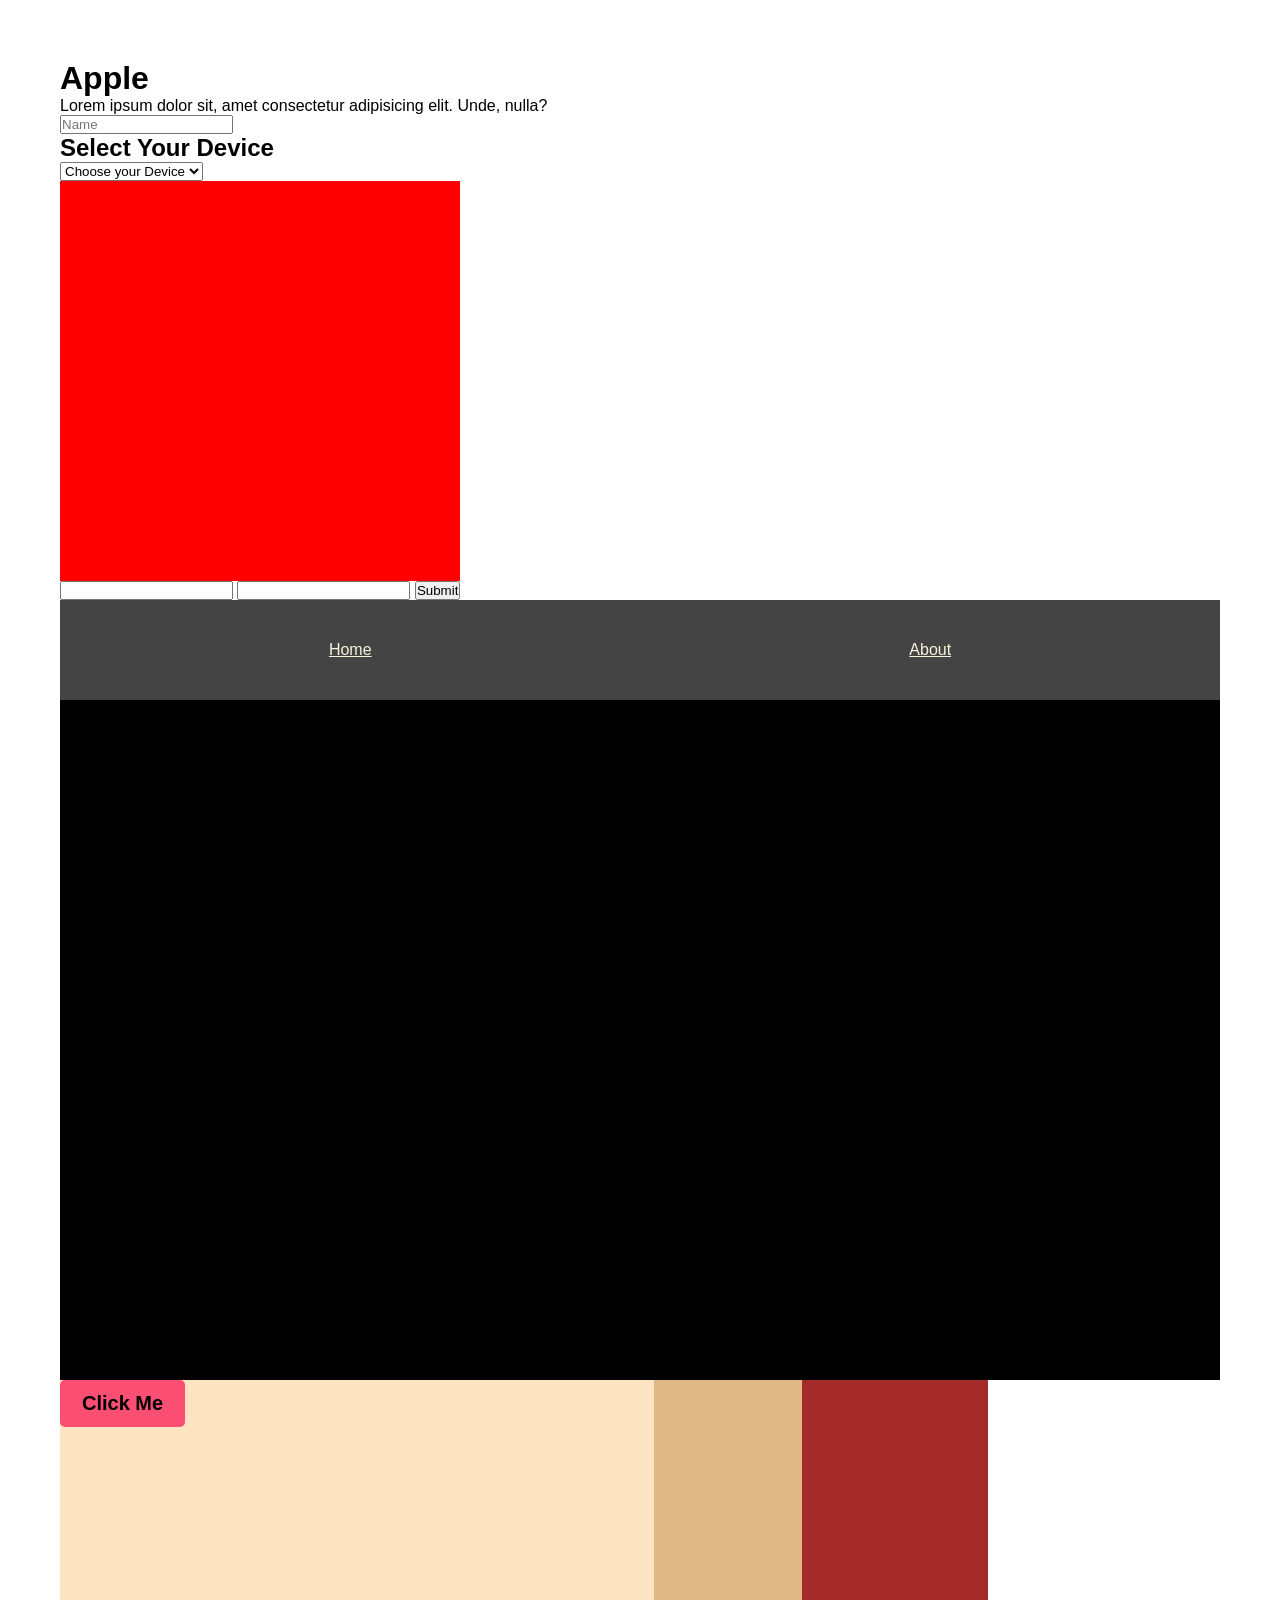
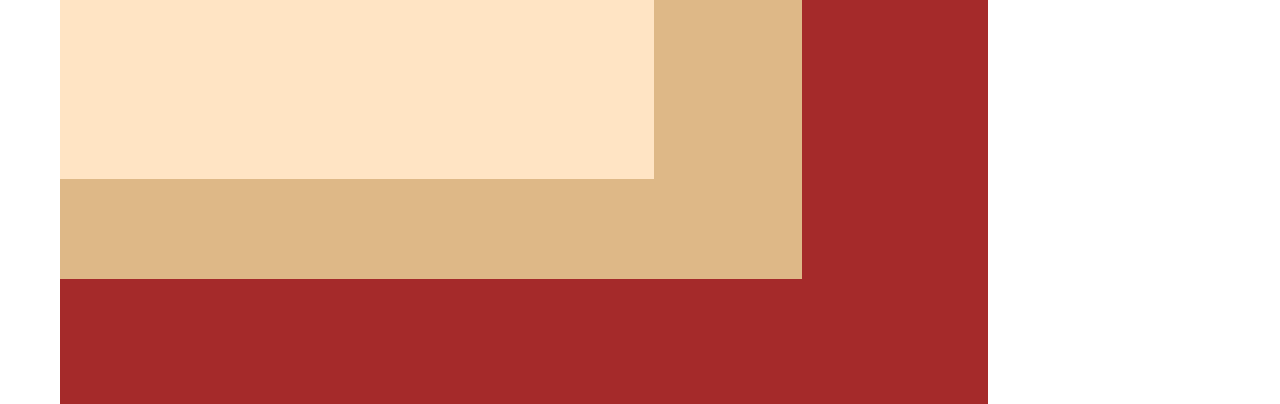
<file: Day_10/index.html>
<!DOCTYPE html>
<html lang="en">

<head>
    <meta charset="UTF-8">
    <meta name="viewport" content="width=device-width, initial-scale=1.0">
    <title>Events Handling</title>
    <style>
        * {
            margin: 0;
            padding: 0;
            font-family: 'Segoe UI', Tahoma, Geneva, Verdana, sans-serif;
            box-sizing: border-box;
        }

        html,
        body {
            width: 100%;
            height: 100%;
            position: relative;
            padding: 30px;
        }

        /* #box {
            position: absolute;
            transition: all cubic-bezier(0.19, 1, 0.22, 1) 0.2s;
            width: 400px;
            height: 400px;
            background-color: red;
        } */

        #rectangle {
            width: 400px;
            height: 400px;
            background-color: red;
        }

        .highlight {
            color: red;
        }

        h2 {
            text-transform: capitalize;
        }

        #main {
            width: 100%;
            height: 100%;
            background-color: black;
        }

        .nav {
            display: flex;
            align-items: center;
            justify-content: space-around;
            width: 100%;
            height: 100px;
            background-color: #444;
        }

        a {
            color: beige !important;

        }

        button {
            padding: 12px 22px;
            background-color: rgb(250, 78, 115);
            border-radius: 5px;
            border: none;
            font-weight: 600;
            font-size: 20px;
        }

        .a {
            width: 80%;
            height: 80%;
            background-color: brown;
        }


        .b {
            width: 80%;
            height: 80%;
            background-color: burlywood;
        }


        .c {
            width: 80%;
            height: 80%;
            background-color: bisque;
        }
    </style>
</head>

<body>
    <h1>Apple</h1>
    <p>Lorem ipsum dolor sit, amet consectetur adipisicing elit. Unde, nulla?</p>
    <input type="text" placeholder="Name">

    <h2 id="device">Select Your Device</h2>
    <select>
        <option selected disabled>Choose your Device</option>
        <option value="samsung">Samsung</option>
        <option value="apple">Iphone</option>
        <option value="mi">Xiaomi</option>
        <option value="oppo">Oppo</option>
    </select>

    <!-- <div id="box"></div> -->
    <div id="rectangle"></div>

    <form>
        <input type="email">
        <input type="password">
        <input type="submit">
    </form>

    <div id="main">
        <div class="nav">
            <a href="">Home</a>
            <a href="">About</a>
            <!-- <button>Click Me</button> -->
        </div>
    </div>

    <div class="a">
        <div class="b">
            <div class="c">
                <button>Click Me</button>
            </div>
        </div>
    </div>
    <script src="script.js"></script>
</body>

</html>
</file>
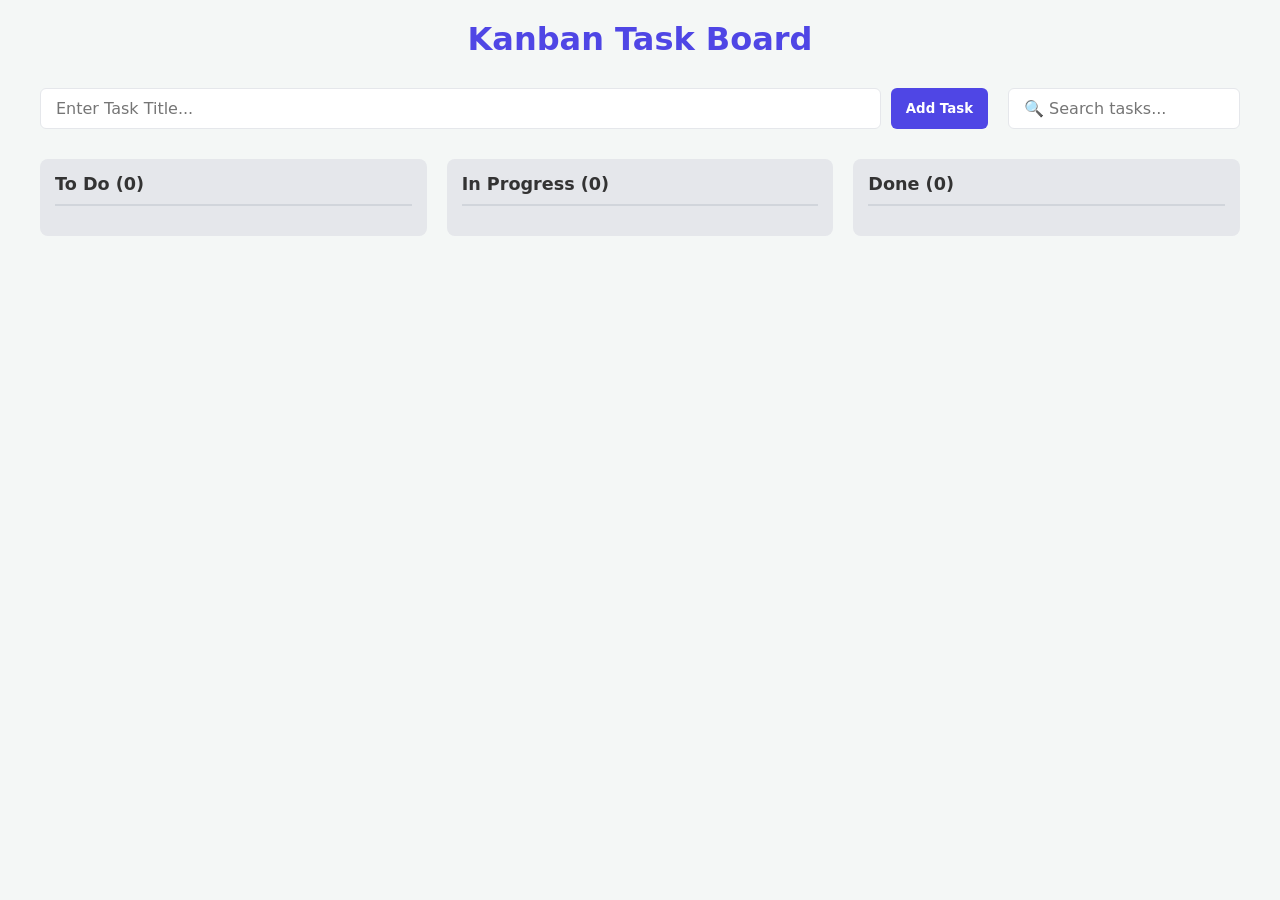
<file: Day_11/index.html>
<!DOCTYPE html>
<html lang="en">

<head>
    <meta charset="UTF-8">
    <meta name="viewport" content="width=device-width, initial-scale=1.0">
    <title>Kanban Task Board</title>
    <link rel="stylesheet" href="style.css">
</head>

<body>

    <header>
        <h1>Kanban Task Board</h1>
    </header>

    <main class="board-container">
        <!-- CONTROLS SECTION -->
        <section class="controls">
            <div class="input-group">
                <input type="text" id="taskInput" placeholder="Enter Task Title...">
                <button id="addBtn">Add Task</button>
            </div>
            <div class="search-group">
                <input type="text" id="searchInput" placeholder="🔍 Search tasks...">
            </div>
        </section>

        <!-- BOARD LAYOUT -->
        <section class="board">

            <!-- TO DO COLUMN -->
            <div class="column">
                <h2 class="col-header todo-header">To Do (<span id="count-todo">0</span>)</h2>
                <div class="task-list" id="list-todo">
                    <!-- Tasks inject here -->
                </div>
            </div>

            <!-- IN PROGRESS COLUMN -->
            <div class="column">
                <h2 class="col-header progress-header">In Progress (<span id="count-progress">0</span>)</h2>
                <div class="task-list" id="list-progress">
                    <!-- Tasks inject here -->
                </div>
            </div>

            <div class="column">
                <h2 class="col-header done-header">Done (<span id="count-done">0</span>)</h2>
                <div class="task-list" id="list-done">
                </div>
            </div>

        </section>
    </main>

    <script src="script.js"></script>
</body>

</html>
</file>
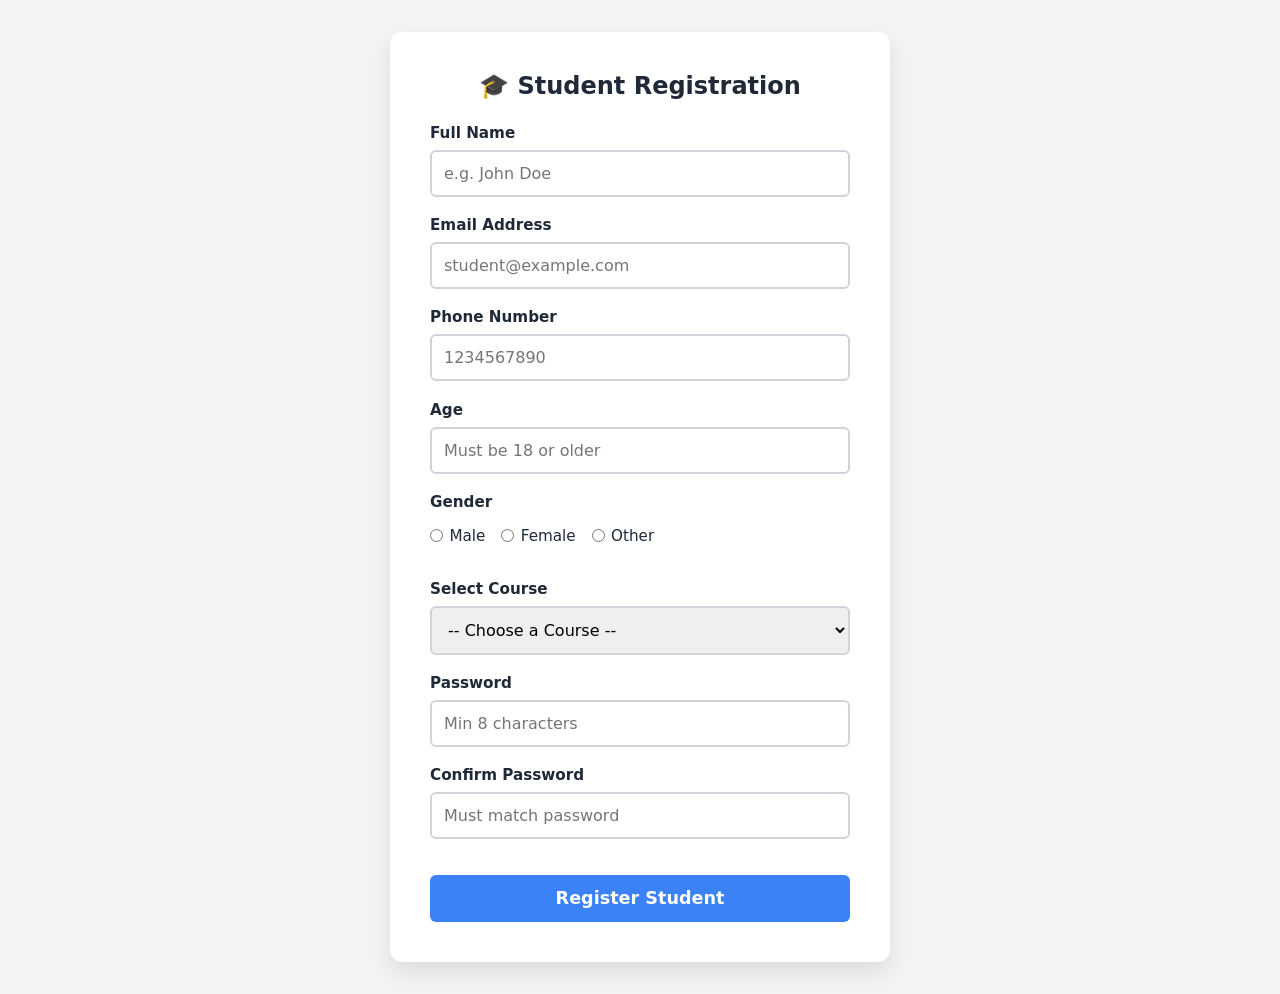
<file: Day_12/MiniProject/index.html>
<!DOCTYPE html>
<html lang="en">

<head>
    <meta charset="UTF-8">
    <meta name="viewport" content="width=device-width, initial-scale=1.0">
    <title>Student Registration Form</title>
    <link rel="stylesheet" href="style.css">
</head>

<body>

    <div class="form-container">
        <h2>🎓 Student Registration</h2>

        <!-- Success Message (Hidden by default) -->
        <div id="successMessage" class="success-alert hidden">
            ✅ Registration successful! Welcome to the course.
        </div>

        <form id="registrationForm" novalidate>

            <div class="input-group">
                <label for="fullName">Full Name</label>
                <input type="text" id="fullName" placeholder="e.g. John Doe">
                <small class="error-text">Name cannot be empty</small>
            </div>

            <div class="input-group">
                <label for="email">Email Address</label>
                <input type="email" id="email" placeholder="student@example.com">
                <small class="error-text">Email must contain "@"</small>
            </div>

            <div class="input-group">
                <label for="phone">Phone Number</label>
                <input type="text" id="phone" placeholder="1234567890">
                <small class="error-text">Phone must be exactly 10 digits</small>
            </div>

            <div class="input-group">
                <label for="age">Age</label>
                <input type="number" id="age" placeholder="Must be 18 or older">
                <small class="error-text">Age must be 18+</small>
            </div>

            <div class="input-group gender-group">
                <label>Gender</label>
                <div class="radio-container">
                    <label><input type="radio" name="gender" value="male"> Male</label>
                    <label><input type="radio" name="gender" value="female"> Female</label>
                    <label><input type="radio" name="gender" value="other"> Other</label>
                </div>
                <small id="genderError" class="error-text">Please select a gender</small>
            </div>

            <div class="input-group">
                <label for="course">Select Course</label>
                <select id="course">
                    <option value="">-- Choose a Course --</option>
                    <option value="cs">BCA</option>
                    <option value="tech">BTech</option>
                    <option value="science">BSc</option>
                    <option value="law">LLB</option>
                    <option value="commerce">BCom</option>
                </select>
                <small class="error-text">Please select a course</small>
            </div>

            <div class="input-group">
                <label for="password">Password</label>
                <input type="password" id="password" placeholder="Min 8 characters">
                <small class="error-text">Password must be at least 8 characters</small>
            </div>

            <div class="input-group">
                <label for="confirmPassword">Confirm Password</label>
                <input type="password" id="confirmPassword" placeholder="Must match password">
                <small class="error-text">Passwords do not match</small>
            </div>

            <button type="submit" id="submitBtn">Register Student</button>
        </form>
    </div>

    <script src="script.js"></script>
</body>

</html>
</file>
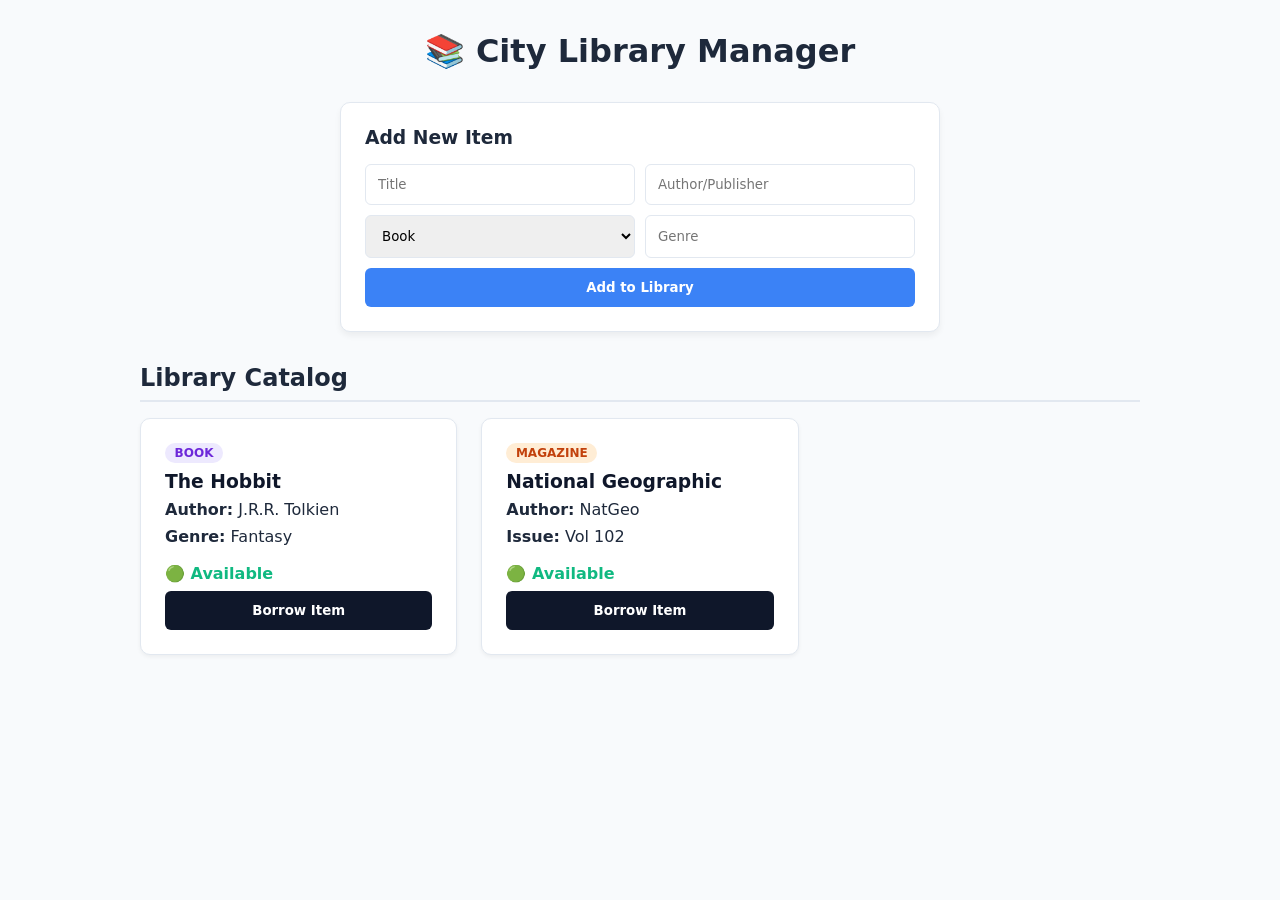
<file: Day_13/Mini Project/index.html>
<!DOCTYPE html>
<html lang="en">

<head>
    <meta charset="UTF-8">
    <meta name="viewport" content="width=device-width, initial-scale=1.0">
    <title>Library Management System</title>
    <link rel="stylesheet" href="style.css">
</head>

<body>

    <div class="app-container">
        <header>
            <h1>📚 City Library Manager</h1>
        </header>

        <section class="controls">
            <div class="add-item-card">
                <h3>Add New Item</h3>
                <form id="addItemForm">
                    <input type="text" id="titleInput" placeholder="Title" required>
                    <input type="text" id="authorInput" placeholder="Author/Publisher" required>

                    <select id="typeInput">
                        <option value="book">Book</option>
                        <option value="magazine">Magazine</option>
                    </select>

                    <!-- Dynamic field: changes based on type -->
                    <input type="text" id="extraInput" placeholder="Genre" required>

                    <button type="submit">Add to Library</button>
                </form>
            </div>
        </section>

        <section class="catalog">
            <h2>Library Catalog</h2>
            <div id="libraryContainer" class="grid-container">
                <!-- Library items will be injected here by JS -->
            </div>
        </section>
    </div>

    <script src="script.js"></script>
</body>

</html>
</file>
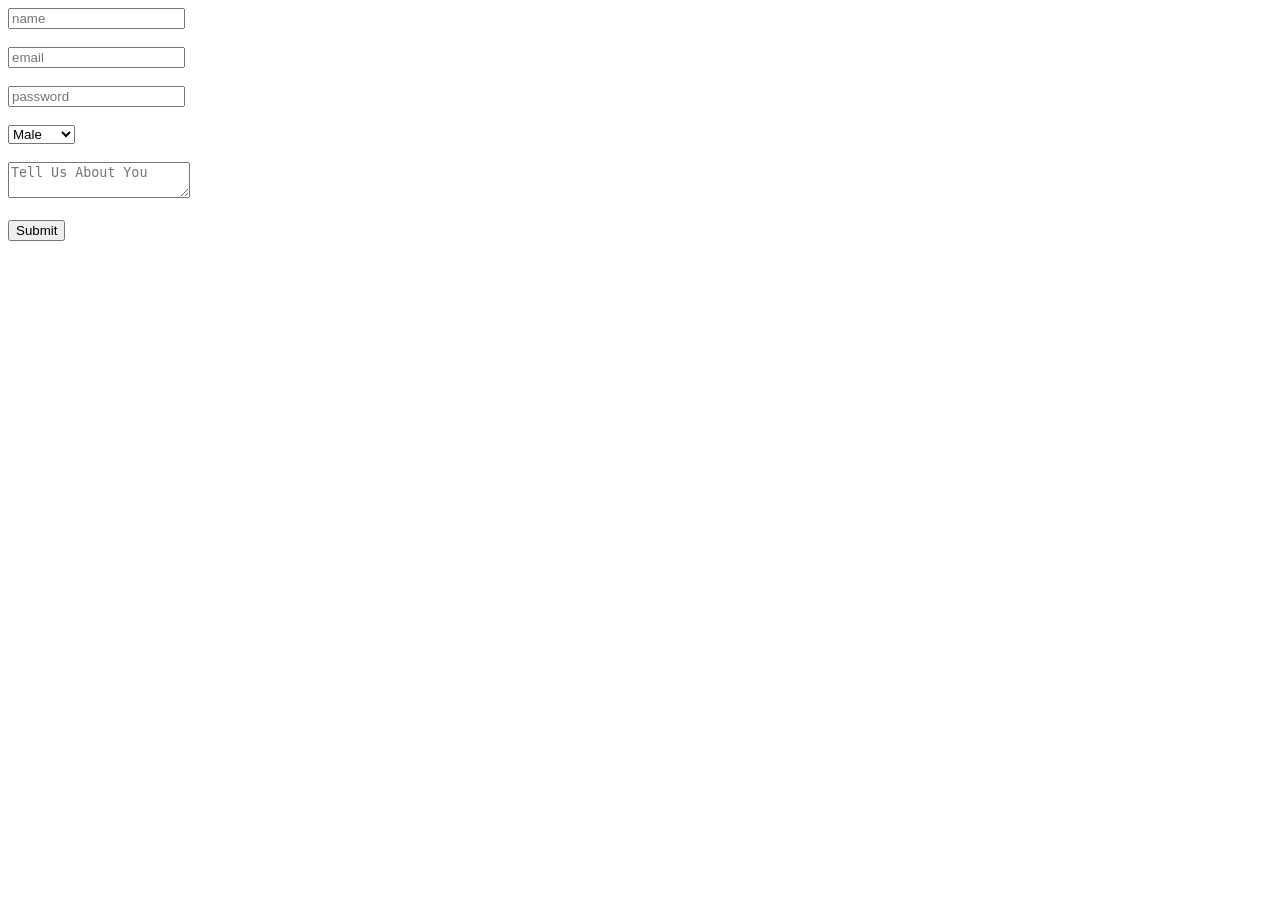
<file: Day_12/form.html>
<!DOCTYPE html>
<html lang="en">

<head>
    <meta charset="UTF-8">
    <meta name="viewport" content="width=device-width, initial-scale=1.0">
    <title>Forms & Form Validation</title>
    <style>
        small {
            color: red;
            font-size: 12px;
        }

        #impt {
            display: none;
        }
    </style>
</head>

<body>
    <form>
        <input pattern="[a-z]{3,8}" required minlength="3" maxlength="10" id="name" type="text" placeholder="name">
        <div id="impt">
            <br>
            <small>Your name should be greater than 2 characters</small>
        </div>
        <br><br>
        <input id="email" type="email" placeholder="email">
        <br><br>
        <input id="password" type="password" placeholder="password">
        <br><br>
        <select>
            <option value="male">Male</option>
            <option value="female">Female</option>
            <option value="others">Others</option>
        </select>
        <br><br>
        <textarea placeholder="Tell Us About You"></textarea>
        <br><br>

        <input type="submit">
    </form>

    <script>
        let name = document.querySelector("#name");
        let form = document.querySelector("form");

        form.addEventListener("submit", function (dets) {
            dets.preventDefault(); //Preventing to submit the form

            if (nm.value.length <= 2) {
                document.querySelector("#impt").style.display = "initial";
            }

            else {
                document.querySelector("#impt").style.display = "none";
            }
        });
    </script>
</body>

</html>
</file>
<file: Day_11/style.css>
:root {
  --bg-main: #f4f7f6;
  --bg-card: #ffffff;
  --text-main: #333333;
  --primary: #4f46e5;
  --primary-hover: #4338ca;
  --danger: #ef4444;
  --danger-hover: #dc2626;
  --border: #e5e7eb;
}

* {
  box-sizing: border-box;
  margin: 0;
  padding: 0;
  font-family: system-ui, sans-serif;
}

body {
  background-color: var(--bg-main);
  color: var(--text-main);
  padding: 20px;
}

header h1 {
  text-align: center;
  margin-bottom: 30px;
  color: var(--primary);
}

.board-container {
  max-width: 1200px;
  margin: 0 auto;
}

/* --- CONTROLS --- */
.controls {
  display: flex;
  justify-content: space-between;
  gap: 20px;
  margin-bottom: 30px;
  flex-wrap: wrap;
}

.input-group, .search-group {
  display: flex;
  gap: 10px;
}

.input-group {
  flex: 1;
  min-width: 300px;
}

input {
  padding: 10px 15px;
  border: 1px solid var(--border);
  border-radius: 6px;
  font-size: 1rem;
  flex: 1;
  outline: none;
}

input:focus {
  border-color: var(--primary);
}

button {
  padding: 10px 15px;
  background-color: var(--primary);
  color: white;
  border: none;
  border-radius: 6px;
  cursor: pointer;
  font-weight: bold;
  transition: background-color 0.2s, transform 0.1s;
}

button:hover {
  background-color: var(--primary-hover);
}
button:active {
  transform: scale(0.98);
}

/* --- BOARD COLUMNS --- */
.board {
  display: flex;
  gap: 20px;
  align-items: flex-start;
}

.column {
  flex: 1;
  background-color: #e5e7eb;
  border-radius: 8px;
  padding: 15px;
  min-width: 280px;
}

.col-header {
  font-size: 1.1rem;
  margin-bottom: 15px;
  padding-bottom: 10px;
  border-bottom: 2px solid #d1d5db;
}

.task-list {
  display: flex;
  flex-direction: column;
  gap: 10px;
}

/* --- TASK CARDS --- */
.task-card {
  background-color: var(--bg-card);
  padding: 15px;
  border-radius: 6px;
  box-shadow: 0 2px 4px rgba(0,0,0,0.05);
  transition: transform 0.2s, box-shadow 0.2s;
}

.task-card:hover {
  transform: translateY(-3px);
  box-shadow: 0 4px 8px rgba(0,0,0,0.1);
}

.task-title {
  font-weight: 500;
  margin-bottom: 15px;
  word-wrap: break-word;
}

.task-actions {
  display: flex;
  justify-content: space-between;
  border-top: 1px solid var(--border);
  padding-top: 10px;
}

.btn-group {
  display: flex;
  gap: 5px;
}

.btn-small {
  padding: 5px 10px;
  font-size: 0.8rem;
  background-color: #f3f4f6;
  color: #374151;
  border: 1px solid #d1d5db;
}

.btn-small:hover:not(:disabled) {
  background-color: #e5e7eb;
}

.btn-delete {
  background-color: #fef2f2;
  color: var(--danger);
  border-color: #fca5a5;
}

.btn-delete:hover {
  background-color: var(--danger);
  color: white;
}

button:disabled {
  opacity: 0.5;
  cursor: not-allowed;
}
</file>
<file: Day_12/MiniProject/style.css>
:root {
  --bg-color: #f3f4f6;
  --card-bg: #ffffff;
  --primary: #3b82f6;
  --primary-hover: #2563eb;
  --success: #10b981;
  --danger: #ef4444;
  --text-main: #1f2937;
  --text-muted: #6b7280;
  --border: #d1d5db;
}

* {
  box-sizing: border-box;
  margin: 0;
  padding: 0;
  font-family: system-ui, -apple-system, sans-serif;
}

body {
  background-color: var(--bg-color);
  color: var(--text-main);
  display: flex;
  justify-content: center;
  align-items: center;
  min-height: 100vh;
  padding: 2rem;
}

.form-container {
  background-color: var(--card-bg);
  padding: 2.5rem;
  border-radius: 12px;
  box-shadow: 0 10px 25px rgba(0,0,0,0.1);
  width: 100%;
  max-width: 500px;
}

h2 {
  text-align: center;
  margin-bottom: 1.5rem;
  color: var(--text-main);
}

.input-group {
  margin-bottom: 1.2rem;
  display: flex;
  flex-direction: column;
}

label {
  font-weight: 600;
  margin-bottom: 0.5rem;
  font-size: 0.95rem;
}

input[type="text"],
input[type="email"],
input[type="number"],
input[type="password"],
select {
  padding: 0.75rem;
  border: 2px solid var(--border);
  border-radius: 6px;
  font-size: 1rem;
  outline: none;
  transition: border-color 0.2s;
}

/* Bonus: Highlight colors applied via JavaScript classes */
input.valid, select.valid {
  border-color: var(--success);
  background-color: #f0fdf4;
}

input.invalid, select.invalid {
  border-color: var(--danger);
  background-color: #fef2f2;
}

/* Radio button layout */
.radio-container {
  display: flex;
  gap: 1rem;
  padding: 0.5rem 0;
}

.radio-container label {
  font-weight: normal;
  display: flex;
  align-items: center;
  gap: 0.4rem;
  cursor: pointer;
}

/* Error Text hidden by default */
.error-text {
  color: var(--danger);
  font-size: 0.8rem;
  margin-top: 0.4rem;
  display: none;
}

/* Show error text when the parent input group has an error */
.input-group.error .error-text {
  display: block;
}

button {
  width: 100%;
  padding: 0.85rem;
  background-color: var(--primary);
  color: white;
  border: none;
  border-radius: 6px;
  font-size: 1.1rem;
  font-weight: bold;
  cursor: pointer;
  margin-top: 1rem;
  transition: background-color 0.2s;
}

button:hover {
  background-color: var(--primary-hover);
}

.success-alert {
  background-color: #d1fae5;
  color: #065f46;
  padding: 1rem;
  border-radius: 6px;
  margin-bottom: 1.5rem;
  text-align: center;
  font-weight: 600;
  border: 1px solid #34d399;
}

.hidden {
  display: none;
}
</file>
<file: Day_13/Mini Project/style.css>
:root {
    --bg-main: #f8fafc;
    --card-bg: #ffffff;
    --primary: #0f172a;
    --accent: #3b82f6;
    --text-main: #1e293b;
    --text-muted: #64748b;
    --border: #e2e8f0;
}

* {
    margin: 0;
    padding: 0;
    box-sizing: border-box;
    font-family: system-ui, sans-serif;
}

body {
    background-color: var(--bg-main);
    color: var(--text-main);
    padding: 2rem;
}

.app-container {
    max-width: 1000px;
    margin: 0 auto;
}

header {
    margin-bottom: 2rem;
    text-align: center;
}

/* --- Form Controls --- */
.controls {
    margin-bottom: 2rem;
    display: flex;
    justify-content: center;
}

.add-item-card {
    background-color: var(--card-bg);
    padding: 1.5rem;
    border-radius: 10px;
    border: 1px solid var(--border);
    box-shadow: 0 4px 6px rgba(0,0,0,0.05);
    width: 100%;
    max-width: 600px;
}

.add-item-card h3 {
    margin-bottom: 1rem;
}

form {
    display: flex;
    flex-wrap: wrap;
    gap: 10px;
}

input, select {
    flex: 1 1 45%;
    padding: 0.75rem;
    border: 1px solid var(--border);
    border-radius: 6px;
    outline: none;
}

input:focus, select:focus {
    border-color: var(--accent);
}

button {
    flex: 1 1 100%;
    background-color: var(--accent);
    color: white;
    border: none;
    padding: 0.75rem;
    border-radius: 6px;
    font-weight: bold;
    cursor: pointer;
    transition: background 0.2s;
}

button:hover {
    background-color: #2563eb;
}

/* --- Catalog Grid --- */
.catalog h2 {
    margin-bottom: 1rem;
    border-bottom: 2px solid var(--border);
    padding-bottom: 0.5rem;
}

.grid-container {
    display: grid;
    grid-template-columns: repeat(auto-fill, minmax(280px, 1fr));
    gap: 1.5rem;
}

/* --- Item Cards --- */
.item-card {
    background-color: var(--card-bg);
    padding: 1.5rem;
    border-radius: 10px;
    border: 1px solid var(--border);
    box-shadow: 0 2px 4px rgba(0,0,0,0.05);
    display: flex;
    flex-direction: column;
    gap: 0.5rem;
}

.item-card h3 {
    color: var(--primary);
}

.badge {
    display: inline-block;
    padding: 0.2rem 0.6rem;
    border-radius: 12px;
    font-size: 0.75rem;
    font-weight: bold;
    text-transform: uppercase;
    width: fit-content;
}

.badge.book { background-color: #ede9fe; color: #6d28d9; }
.badge.magazine { background-color: #ffedd5; color: #c2410c; }

.status {
    font-weight: bold;
    margin-top: 10px;
}
.status.available { color: #10b981; }
.status.borrowed { color: #ef4444; }

.action-btn {
    margin-top: auto;
    background-color: var(--primary);
}
.action-btn:hover { background-color: #334155; }
.action-btn.return { background-color: #10b981; }
.action-btn.return:hover { background-color: #059669; }
</file>
